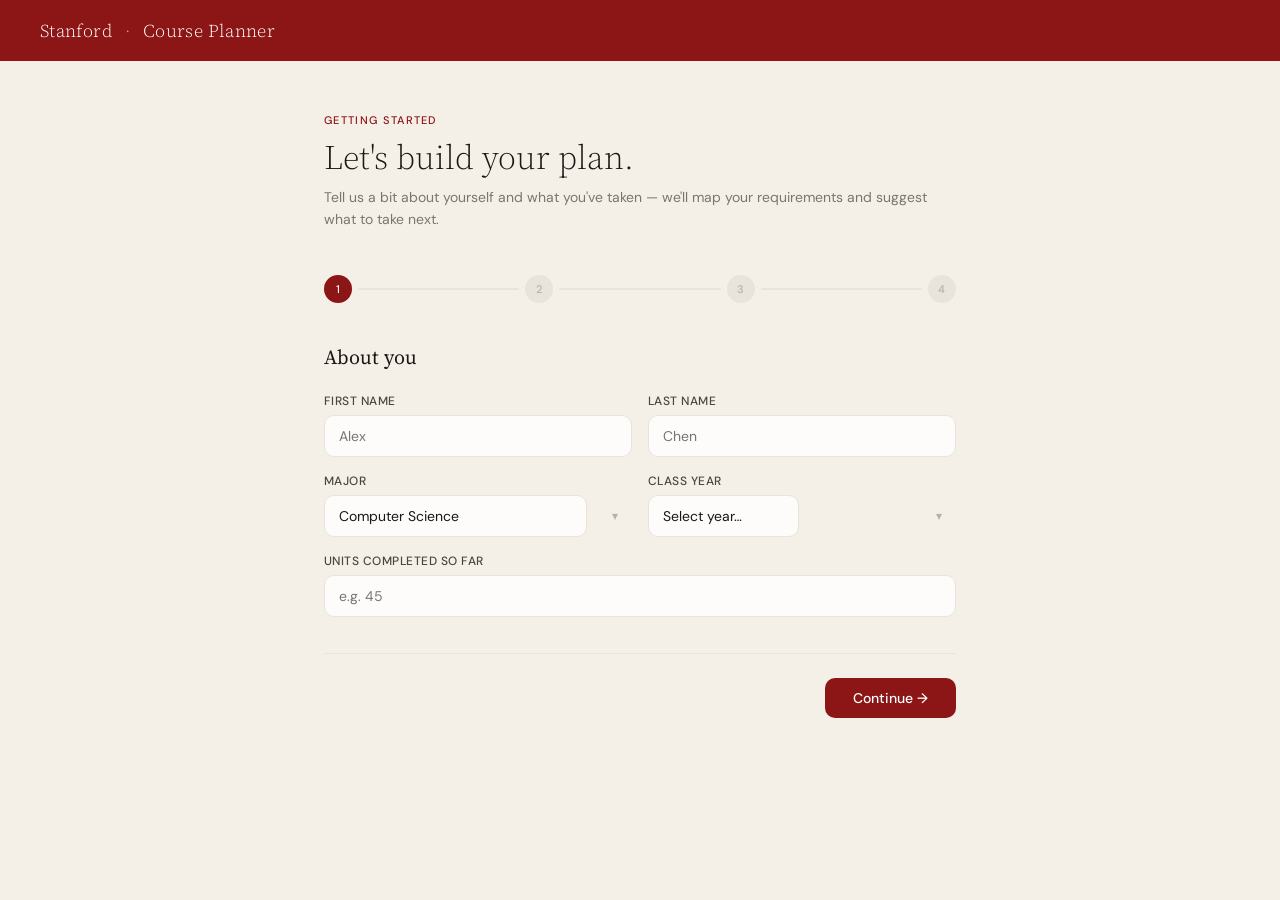
<file: index.html>
<!DOCTYPE html>
<html lang="en">
<head>
  <meta charset="UTF-8"/>
  <meta name="viewport" content="width=device-width,initial-scale=1"/>
  <title>Stanford Course Advisor</title>
  <link rel="stylesheet" href="src/styles.css"/>
  <script>
    if (!sessionStorage.getItem("ob_profile")) {
      window.location.replace("onboarding.html");
    }
  </script>
</head>
<body>
 
  <div class="topnav">
    <span class="logo">Stanford · Course Planner</span>
    <div class="tabs">
      <div class="tab active" onclick="switchTab('quarters', this)">Quarter planner</div>
      <div class="tab" onclick="switchTab('4yr', this)">4-year plan</div>
      <div class="tab" onclick="switchTab('reqs', this)">Requirements</div>
    </div>
    <span class="student" id="topnav-student">—</span>
  </div>
 
  <div class="main">
 
    <div class="student-bar">
      <div>
        <div class="s-name" id="banner-name">—</div>
        <div class="s-meta" id="banner-meta">—</div>
      </div>
      <div class="s-tags" id="banner-tags"></div>
    </div>
 
    <!-- ── QUARTER PLANNER ── -->
    <div id="view-quarters">
      <div class="section-label">Autumn 2025 – Autumn 2026</div>
      <div class="quarters" id="quarters-container">
 
        <div class="quarter">
          <div class="q-head">
            <span class="q-title">Autumn 2025</span>
            <span class="q-units" id="units-autumn25">completed</span>
          </div>
          <div class="q-slots" id="slots-autumn25"
            ondragover="dragOver(event)" ondrop="drop(event, 'slots-autumn25')">
            <div class="empty-slot">+ drop here</div>
          </div>
        </div>
 
        <div class="quarter">
          <div class="q-head">
            <span class="q-title">Winter 2026</span>
            <span class="q-units" id="units-winter26">in progress</span>
          </div>
          <div class="q-slots" id="slots-winter26"
            ondragover="dragOver(event)" ondrop="drop(event, 'slots-winter26')">
            <div class="empty-slot">+ drop here</div>
          </div>
        </div>
 
        <div class="quarter">
          <div class="q-head">
            <span class="q-title">Spring 2026</span>
            <span class="q-units" id="units-spring26">planning</span>
          </div>
          <div class="q-slots" id="slots-spring26"
            ondragover="dragOver(event)" ondrop="drop(event, 'slots-spring26')">
            <div class="empty-slot">+ drop here</div>
            <div class="empty-slot">+ drop here</div>
            <div class="empty-slot">+ drop here</div>
          </div>
        </div>
 
        <div class="quarter">
          <div class="q-head">
            <span class="q-title">Autumn 2026</span>
            <span class="q-units" id="units-autumn26">planning</span>
          </div>
          <div class="q-slots" id="slots-autumn26"
            ondragover="dragOver(event)" ondrop="drop(event, 'slots-autumn26')">
            <div class="empty-slot">+ drop here</div>
            <div class="empty-slot">+ drop here</div>
            <div class="empty-slot">+ drop here</div>
            <div class="empty-slot">+ drop here</div>
          </div>
        </div>
 
      </div>
 
      <div class="section-label">Advisor suggestions — drag into any quarter</div>
      <div class="suggestions-row" id="suggestion-bank"></div>
    </div>
 
    <!-- ── 4-YEAR VIEW ── -->
    <div id="view-4yr" class="hidden">
      <div class="section-label">4-year overview · CS major</div>
      <div class="fouryear">
        <div class="yr-col">
          <div class="yr-head">Year 1 · Freshman</div>
          <div class="yr-quarters">
            <div class="mini-q"><div class="mini-q-label">Autumn</div><div class="mini-pills"><div class="mini-pill cs">CS 106B</div><div class="mini-pill math">MATH 51</div><div class="mini-pill hum">PWR 1FY</div></div></div>
            <div class="mini-q"><div class="mini-q-label">Winter</div><div class="mini-pills"><div class="mini-pill cs">CS 107</div><div class="mini-pill math">MATH 52</div></div></div>
            <div class="mini-q"><div class="mini-q-label">Spring</div><div class="mini-pills"><div class="mini-pill cs">CS 109</div><div class="mini-pill math">MATH 53</div></div></div>
          </div>
        </div>
        <div class="yr-col">
          <div class="yr-head">Year 2 · Sophomore</div>
          <div class="yr-quarters">
            <div class="mini-q"><div class="mini-q-label">Autumn</div><div class="mini-pills"><div class="mini-pill cs">CS 161</div><div class="mini-pill cs">CS 110</div></div></div>
            <div class="mini-q"><div class="mini-q-label">Winter</div><div class="mini-pills"><div class="mini-pill cs">CS 147</div><div class="mini-pill neutral">Elective</div></div></div>
            <div class="mini-q"><div class="mini-q-label">Spring</div><div class="mini-pills"><div class="mini-pill neutral">TBD</div></div></div>
          </div>
        </div>
        <div class="yr-col">
          <div class="yr-head">Year 3 · Junior</div>
          <div class="yr-quarters">
            <div class="mini-q"><div class="mini-q-label">Autumn</div><div class="mini-pills"><div class="mini-pill cs">CS 221</div><div class="mini-pill neutral">Track elective</div></div></div>
            <div class="mini-q"><div class="mini-q-label">Winter / Spring</div><div class="mini-pills"><div class="mini-pill neutral">Depth electives</div></div></div>
          </div>
        </div>
        <div class="yr-col">
          <div class="yr-head">Year 4 · Senior</div>
          <div class="yr-quarters">
            <div class="mini-q"><div class="mini-q-label">All quarters</div><div class="mini-pills"><div class="mini-pill cs">CS 191W capstone</div><div class="mini-pill neutral">Free electives</div></div></div>
          </div>
        </div>
      </div>
    </div>
 
    <!-- ── REQUIREMENTS VIEW — rendered by profile.js ── -->
    <div id="view-reqs" class="hidden">
      <div class="section-label">CS degree requirements</div>
      <div id="reqs-checklist"></div>
    </div>
 
  </div><!-- /main -->
 
  <div id="trash-zone"
    ondragover="event.preventDefault(); this.classList.add('drag-over')"
    ondragleave="this.classList.remove('drag-over')"
    ondrop="this.classList.remove('drag-over'); handleTrashDrop(event)">
    <svg width="14" height="14" viewBox="0 0 24 24" fill="currentColor">
      <path d="M9 3h6l1 1h4v2H4V4h4L9 3zm-4 5h14l-1 13H6L5 8zm5 2v9h1v-9h-1zm3 0v9h1v-9h-1z"/>
    </svg>
    Remove course
  </div>
 
  <div class="advisor-bubble">
    <div class="chat-window" id="chat-window">
      <div class="chat-head">
        <div class="chat-head-avatar">SA</div>
        <div class="chat-head-info">
          <div class="title">Stanford Advisor</div>
          <div class="sub">Powered by Claude · online</div>
        </div>
      </div>
      <div class="chat-msgs" id="chat-msgs">
        <div class="cmsg advisor" id="advisor-greeting">Hi! Loading your plan…</div>
      </div>
      <div class="quick-replies" id="quick-replies">
        <span class="qr" onclick="sendQuick(this)">What should I take next?</span>
        <span class="qr" onclick="sendQuick(this)">Am I on track to graduate?</span>
        <span class="qr" onclick="sendQuick(this)">What are my remaining requirements?</span>
      </div>
      <div class="chat-input-row">
        <input type="text" id="chat-input" placeholder="Ask about courses…"
          onkeydown="if(event.key==='Enter') sendMsg()"/>
        <button onclick="sendMsg()">Send</button>
      </div>
    </div>
    <button class="advisor-btn" onclick="toggleChat()" title="Open advisor">
      <svg viewBox="0 0 24 24"><path d="M20 2H4c-1.1 0-2 .9-2 2v18l4-4h14c1.1 0 2-.9 2-2V4c0-1.1-.9-2-2-2zm-2 12H6v-2h12v2zm0-3H6V9h12v2zm0-3H6V6h12v2z"/></svg>
    </button>
    <div class="advisor-badge" id="advisor-badge"></div>
  </div>
 
  <!-- load order: data → profile → suggestions → planner → advisor -->
  <script src="src/data.js"></script>
  <script src="src/profile.js"></script>
  <script src="src/suggestions.js"></script>
  <script src="src/planner.js"></script>
  <script src="src/advisor.js"></script>
</body>
</html>
</file>
<file: src/styles.css>
/* ── Reset ── */
*, *::before, *::after { box-sizing: border-box; margin: 0; padding: 0; }

body {
  font-family: -apple-system, BlinkMacSystemFont, 'Segoe UI', sans-serif;
  background: #f5f4f0;
  min-height: 100vh;
  color: #1a1a18;
}

/* ── Top nav ── */
.topnav {
  background: #8C1515;
  color: #fff;
  padding: 0 24px;
  height: 52px;
  display: flex;
  align-items: center;
  gap: 20px;
}
.topnav .logo { font-size: 15px; font-weight: 600; letter-spacing: .01em; }
.topnav .tabs { display: flex; gap: 4px; margin-left: 16px; }
.topnav .tab {
  padding: 6px 14px;
  border-radius: 6px;
  font-size: 13px;
  cursor: pointer;
  color: rgba(255,255,255,.75);
  border: 1px solid transparent;
  transition: all .15s;
}
.topnav .tab.active {
  background: rgba(255,255,255,.18);
  color: #fff;
  border-color: rgba(255,255,255,.25);
}
.topnav .student { margin-left: auto; font-size: 13px; opacity: .8; }

/* ── Main layout ── */
.main { padding: 20px 24px; max-width: 1100px; margin: 0 auto; }
.hidden { display: none !important; }
.section-label {
  font-size: 11px;
  font-weight: 600;
  color: #888;
  text-transform: uppercase;
  letter-spacing: .06em;
  margin-bottom: 10px;
}

/* ── Student banner ── */
.student-bar {
  background: #fff;
  border: 0.5px solid #e0dfd8;
  border-radius: 10px;
  padding: 14px 18px;
  margin-bottom: 18px;
  display: flex;
  gap: 28px;
  align-items: center;
}
.s-name  { font-weight: 600; font-size: 14px; }
.s-meta  { font-size: 12px; color: #666; }
.s-tags  { display: flex; gap: 6px; margin-left: auto; flex-wrap: wrap; }

.tag {
  padding: 3px 9px;
  border-radius: 20px;
  font-size: 11px;
  font-weight: 500;
}
.tag.cs   { background: #E6F1FB; color: #0C447C; border: 0.5px solid #B5D4F4; }
.tag.way  { background: #EAF3DE; color: #27500A; border: 0.5px solid #C0DD97; }
.tag.done { background: #f0f0ec; color: #555;    border: 0.5px solid #ddd; }

/* ── Quarter planner ── */
.quarters {
  display: grid;
  grid-template-columns: repeat(4, 1fr);
  gap: 12px;
  margin-bottom: 20px;
}

.quarter {
  background: #fff;
  border: 0.5px solid #e0dfd8;
  border-radius: 10px;
  overflow: hidden;
}
.q-head {
  padding: 9px 12px;
  background: #faf9f6;
  border-bottom: 0.5px solid #e8e7e0;
  display: flex;
  justify-content: space-between;
  align-items: center;
}
.q-title { font-size: 12px; font-weight: 600; color: #333; }
.q-units { font-size: 11px; color: #999; }

.q-slots {
  padding: 8px;
  display: flex;
  flex-direction: column;
  gap: 5px;
  min-height: 140px;
}

/* ── Course pills ── */
.course-pill {
  padding: 7px 9px;
  border-radius: 7px;
  font-size: 12px;
  cursor: grab;
  border: 0.5px solid;
  display: flex;
  align-items: flex-start;
  justify-content: space-between;
  gap: 6px;
  transition: opacity .15s;
  user-select: none;
}
.course-pill:active { opacity: .6; cursor: grabbing; }
.course-pill.dragging { opacity: .4; }

/* Course type colors */
.course-pill.cs   { background: #E6F1FB; border-color: #B5D4F4; color: #042C53; }
.course-pill.math { background: #EAF3DE; border-color: #C0DD97; color: #173404; }
.course-pill.hum  { background: #FAEEDA; border-color: #FAC775; color: #412402; }
.course-pill.engr { background: #FBEAF0; border-color: #F4C0D1; color: #4B1528; }

.pill-title { font-weight: 500; line-height: 1.3; }
.pill-sub   { font-size: 10px; opacity: .65; line-height: 1.2; }
.pill-units { font-size: 10px; opacity: .6; flex-shrink: 0; margin-top: 1px; }

/* Empty drop slots */
.empty-slot {
  border: 1px dashed #ddd;
  border-radius: 7px;
  padding: 8px;
  font-size: 11px;
  color: #bbb;
  text-align: center;
  cursor: default;
  background: #fafaf8;
}

/* ── Suggestions bank ── */
.suggestions-row {
  display: flex;
  gap: 7px;
  flex-wrap: wrap;
  margin-bottom: 22px;
}
.sug-pill {
  padding: 5px 11px;
  border-radius: 20px;
  font-size: 12px;
  cursor: pointer;
  background: #fff;
  border: 0.5px solid #ddd;
  color: #444;
  transition: all .15s;
  display: flex;
  align-items: center;
  gap: 5px;
}
.sug-pill:hover { border-color: #378ADD; color: #185FA5; background: #E6F1FB; }
.sug-plus { font-size: 14px; line-height: 1; color: #aaa; }

/* ── 4-year view ── */
.fouryear { display: grid; grid-template-columns: repeat(4, 1fr); gap: 10px; }
.yr-col {
  background: #fff;
  border: 0.5px solid #e0dfd8;
  border-radius: 10px;
  overflow: hidden;
}
.yr-head {
  padding: 8px 12px;
  background: #faf9f6;
  border-bottom: 0.5px solid #e8e7e0;
  font-size: 12px;
  font-weight: 600;
  color: #333;
  text-align: center;
}
.yr-quarters { padding: 8px; display: flex; flex-direction: column; gap: 8px; }
.mini-q { font-size: 10px; }
.mini-q-label { color: #999; margin-bottom: 3px; font-weight: 500; }
.mini-pills { display: flex; flex-direction: column; gap: 3px; }

.mini-pill {
  padding: 3px 7px;
  border-radius: 5px;
  font-size: 10px;
  border: 0.5px solid;
}
.mini-pill.cs      { background: #E6F1FB; border-color: #B5D4F4; color: #042C53; }
.mini-pill.math    { background: #EAF3DE; border-color: #C0DD97; color: #173404; }
.mini-pill.hum     { background: #FAEEDA; border-color: #FAC775; color: #412402; }
.mini-pill.neutral { background: #f0f0ec; border-color: #ddd;    color: #555; }

/* ── Floating advisor ── */
.advisor-bubble {
  position: fixed;
  bottom: 24px;
  right: 24px;
  z-index: 1000;
}

.advisor-btn {
  width: 48px;
  height: 48px;
  border-radius: 50%;
  background: #8C1515;
  border: none;
  cursor: pointer;
  display: flex;
  align-items: center;
  justify-content: center;
  transition: transform .15s;
}
.advisor-btn:hover { transform: scale(1.07); }
.advisor-btn svg   { width: 22px; height: 22px; fill: #fff; }

.advisor-badge {
  position: absolute;
  top: -2px; right: -2px;
  width: 14px; height: 14px;
  background: #22c55e;
  border-radius: 50%;
  border: 2px solid #f5f4f0;
}

/* Chat window */
.chat-window {
  position: absolute;
  bottom: 60px; right: 0;
  width: 320px;
  background: #fff;
  border: 0.5px solid #e0dfd8;
  border-radius: 14px;
  overflow: hidden;
  display: none;
  flex-direction: column;
}
.chat-window.open { display: flex; }

.chat-head {
  padding: 12px 14px;
  background: #8C1515;
  color: #fff;
  display: flex;
  align-items: center;
  gap: 10px;
}
.chat-head-avatar {
  width: 30px; height: 30px;
  border-radius: 50%;
  background: rgba(255,255,255,.2);
  display: flex; align-items: center; justify-content: center;
  font-size: 12px; font-weight: 600;
}
.chat-head-info .title { font-size: 13px; font-weight: 600; }
.chat-head-info .sub   { font-size: 11px; opacity: .75; }

.chat-msgs {
  height: 280px;
  overflow-y: auto;
  padding: 12px;
  display: flex;
  flex-direction: column;
  gap: 8px;
}
.chat-msgs::-webkit-scrollbar { width: 3px; }
.chat-msgs::-webkit-scrollbar-thumb { background: #ddd; border-radius: 4px; }

.cmsg {
  font-size: 12.5px;
  line-height: 1.55;
  max-width: 88%;
}
.cmsg.advisor {
  background: #f5f4f0;
  border-radius: 4px 10px 10px 10px;
  padding: 7px 10px;
  color: #1a1a18;
}
.cmsg.user {
  align-self: flex-end;
  background: #8C1515;
  border-radius: 10px 4px 10px 10px;
  padding: 7px 10px;
  color: #fff;
}
.cmsg.typing {
  background: #f5f4f0;
  border-radius: 4px 10px 10px 10px;
  padding: 9px 12px;
  color: #999;
  font-style: italic;
  font-size: 12px;
}

.quick-replies {
  padding: 0 10px 8px;
  display: flex;
  gap: 5px;
  flex-wrap: wrap;
}
.qr {
  padding: 4px 9px;
  border-radius: 20px;
  font-size: 11px;
  cursor: pointer;
  border: 0.5px solid #e0dfd8;
  background: #faf9f6;
  color: #555;
  transition: all .12s;
}
.qr:hover { border-color: #8C1515; color: #8C1515; }

.chat-input-row {
  padding: 10px;
  border-top: 0.5px solid #eee;
  display: flex;
  gap: 7px;
}
.chat-input-row input {
  flex: 1;
  font-size: 12.5px;
  padding: 7px 10px;
  border: 0.5px solid #ddd;
  border-radius: 8px;
  outline: none;
  color: #1a1a18;
  background: #fff;
}
.chat-input-row input:focus { border-color: #8C1515; }
.chat-input-row button {
  padding: 7px 11px;
  border-radius: 8px;
  background: #8C1515;
  border: none;
  color: #fff;
  font-size: 12px;
  cursor: pointer;
}

/* Pill trash icon — hidden by default, revealed on hover */
.pill-trash {
  display: none;
  position: absolute;
  top: 50%;
  right: 10px;
  transform: translateY(-50%);
  width: 18px;
  height: 18px;
  border-radius: 50%;
  background: rgba(0, 0, 0, 0.12);
  color: #555;
  font-size: 14px;
  line-height: 18px;
  text-align: center;
  cursor: pointer;
  transition: background 0.15s, color 0.15s;
  user-select: none;
}
 
.course-pill {
  position: relative; /* needed for absolute trash icon */
}
 
.course-pill:hover .pill-trash {
  display: block;
}
 
.pill-trash:hover {
  background: rgba(180, 30, 30, 0.15);
  color: #b41e1e;
}
 
/* Hide the units span when pill is hovered (so × doesn't overlap) */
.course-pill:hover .pill-units {
  opacity: 0;
}
 
/* ── TRASH ZONE — invisible until drag starts ────────────────────────────── */
#trash-zone {
  position: fixed;
  bottom: 28px;
  left: 50%;
  transform: translateX(-50%) translateY(16px);
  display: flex;
  align-items: center;
  gap: 8px;
  padding: 10px 28px;
  border-radius: 999px;
  background: rgba(255, 255, 255, 0.85);
  backdrop-filter: blur(8px);
  border: 1.5px dashed #ccc;
  color: #999;
  font-size: 13px;
  font-weight: 500;
  letter-spacing: 0.01em;
  pointer-events: none;
  opacity: 0;
  transition: opacity 0.2s ease, transform 0.2s ease, border-color 0.2s, color 0.2s, background 0.2s;
  z-index: 1000;
  white-space: nowrap;
}
 
/* Shown when dragging */
body.is-dragging #trash-zone {
  opacity: 1;
  pointer-events: all;
  transform: translateX(-50%) translateY(0);
}
 
/* Highlight when hovering over trash zone with a dragged pill */
#trash-zone.drag-over {
  border-color: #b41e1e;
  color: #b41e1e;
  background: rgba(180, 30, 30, 0.06);
}
</file>
